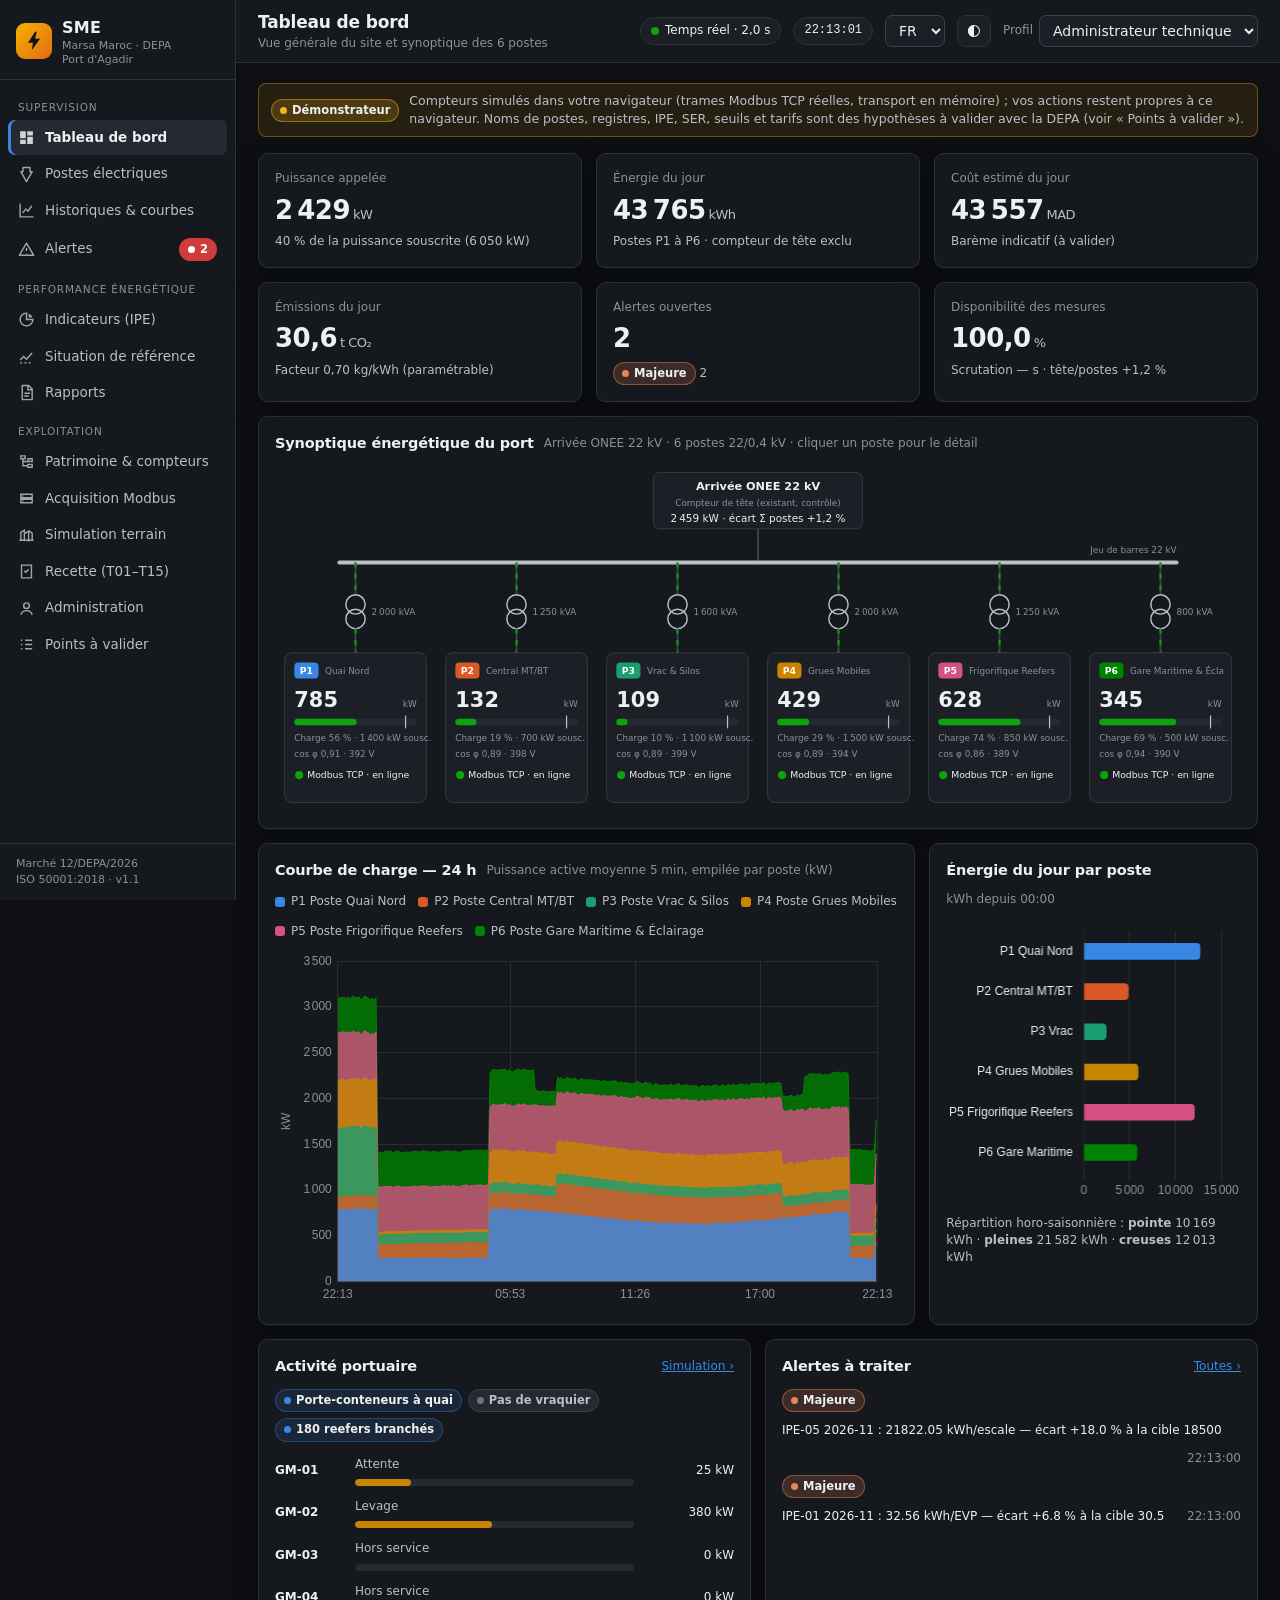
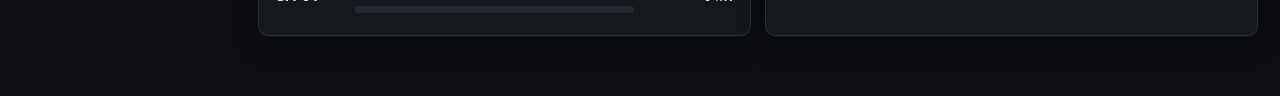
<file: docs/index.html>
<!doctype html>
<html lang="fr" data-theme="dark">
<head>
<meta charset="utf-8">
<meta name="viewport" content="width=device-width, initial-scale=1">
<title>SME — Marsa Maroc · Port d'Agadir</title>
<meta name="description" content="Système de Monitoring Énergétique (SME) ISO 50001:2018 — Marsa Maroc, Port d'Agadir, marché 12/DEPA/2026 — démonstrateur académique.">
<link rel="icon" href="data:image/svg+xml,%3Csvg xmlns='http://www.w3.org/2000/svg' viewBox='0 0 40 40'%3E%3Crect width='40' height='40' rx='9' fill='%23e88a12'/%3E%3Cpath d='M22 6 11 23h8l-2 12 12-18h-8l3-11z' fill='%2310131a'/%3E%3C/svg%3E">
<link rel="stylesheet" href="style.css">
</head>
<body>
<div class="app">
  <aside class="side" id="side">
    <div class="brand">
      <div class="logo-mark" aria-hidden="true"><svg viewBox="0 0 40 40"><path d="M22 3 9 23h9l-2 14 15-21h-9l3-13z" fill="currentColor"/></svg></div>
      <div><div class="brand-t">SME</div><div class="brand-s">Marsa Maroc · DEPA<br>Port d'Agadir</div></div>
    </div>
    <nav class="nav" id="nav" aria-label="Navigation principale"></nav>
    <div class="side-foot">Marché 12/DEPA/2026<br>ISO 50001:2018 · v1.1</div>
  </aside>
  <div>
    <header class="top">
      <button class="iconbtn menu-btn" id="menuBtn" aria-label="Menu">☰</button>
      <div>
        <h1 id="viewTitle">Tableau de bord</h1>
        <div class="crumb hide-m" id="viewSub"></div>
      </div>
      <div class="sp"></div>
      <span class="pill hide-m" id="livePill" title="État du moteur d'acquisition"><span class="dot" id="liveDot"></span><span id="liveTxt">Démarrage…</span></span>
      <span class="pill mono hide-m" id="clock" title="Heure locale (Africa/Casablanca)">--:--:--</span>
      <select id="lang" class="hide-m" aria-label="Langue"><option value="fr">FR</option><option value="en">EN</option></select>
      <button class="iconbtn" id="themeBtn" title="Thème clair / sombre" aria-label="Changer de thème"><svg viewBox="0 0 24 24" width="16" height="16" fill="currentColor"><path d="M12 3a9 9 0 1 0 0 18V3z"/><circle cx="12" cy="12" r="8.2" fill="none" stroke="currentColor" stroke-width="1.6"/></svg></button>
      <label class="role-pick" title="Profil (habilitations)"><span class="hide-m muted small">Profil</span><select id="roleSel" aria-label="Profil utilisateur"></select></label>
    </header>
    <main class="content" id="view" tabindex="-1"></main>
  </div>
</div>
<div id="overlay"></div>
<div class="toast-zone" id="toasts" aria-live="polite"></div>
<script src="vendor/chart.umd.min.js"></script>
<script src="backend.js"></script>
<script src="app.js"></script>
</body>
</html>
</file>
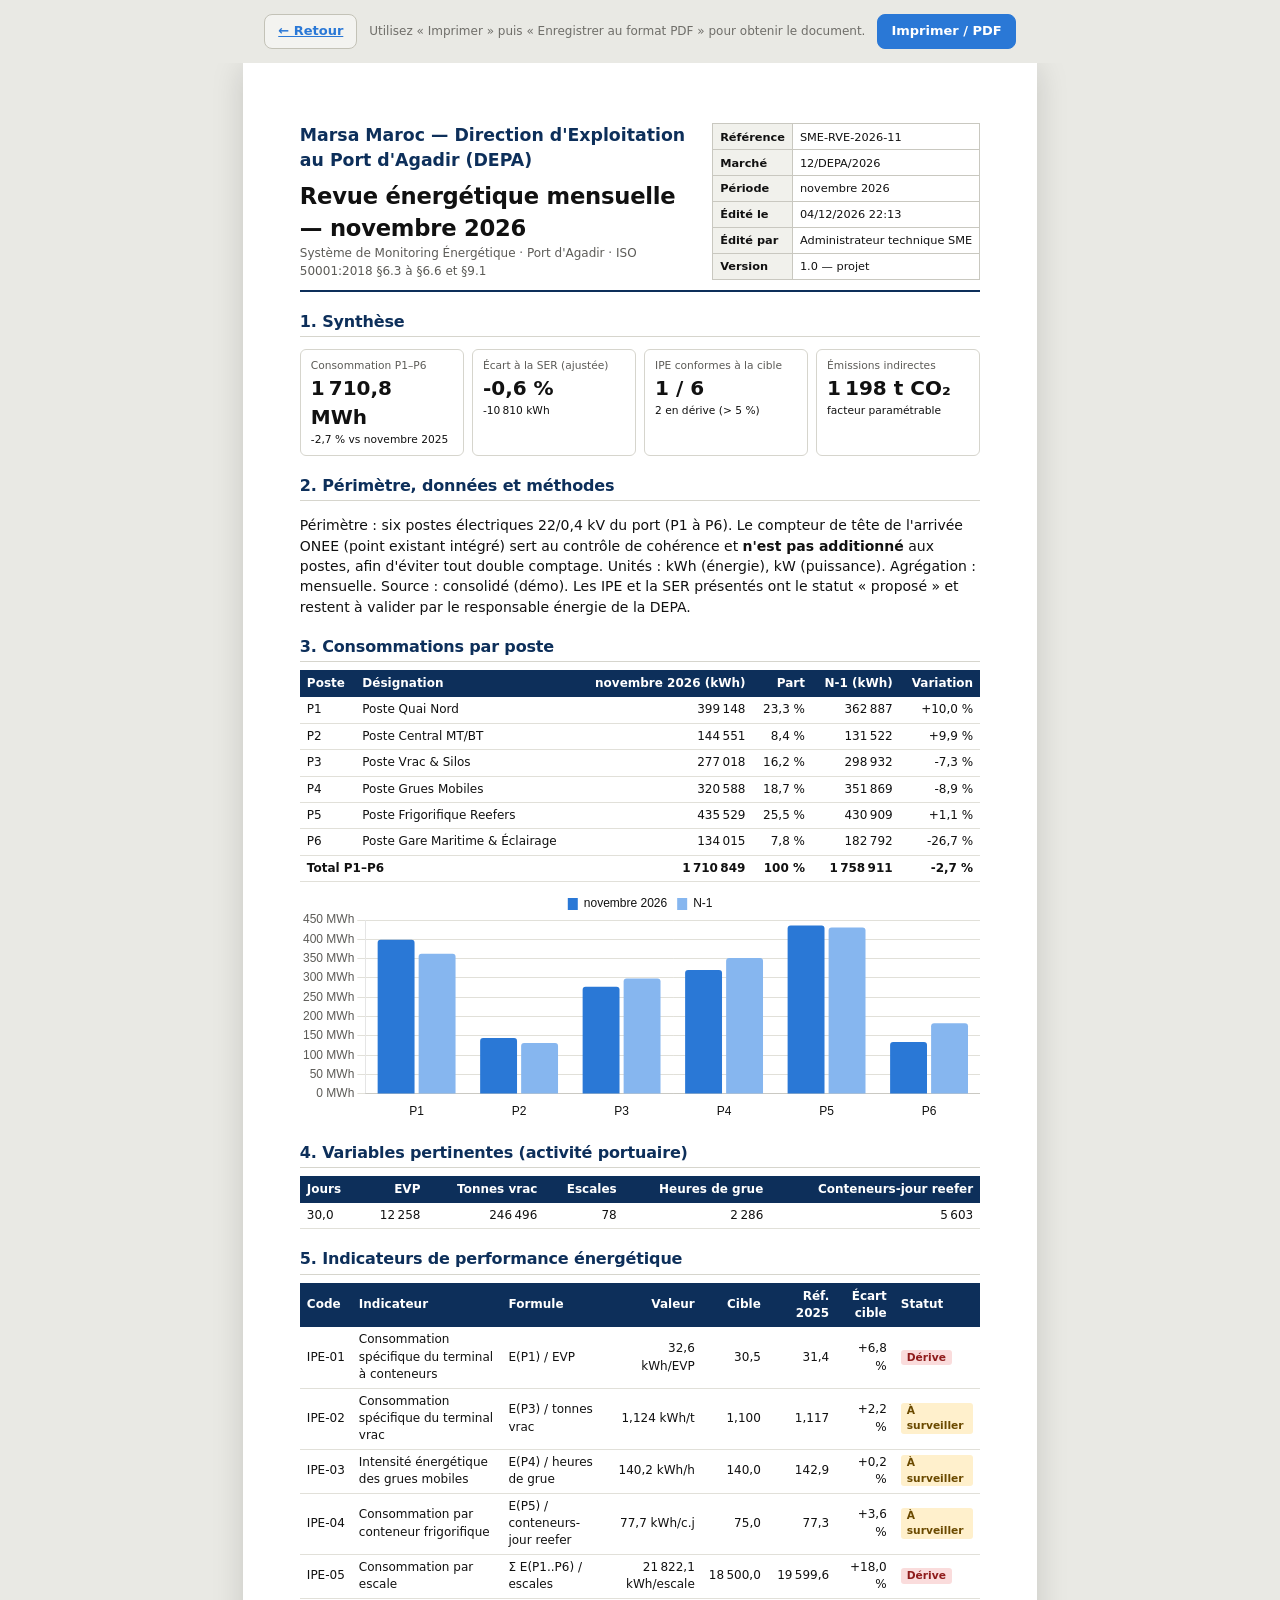
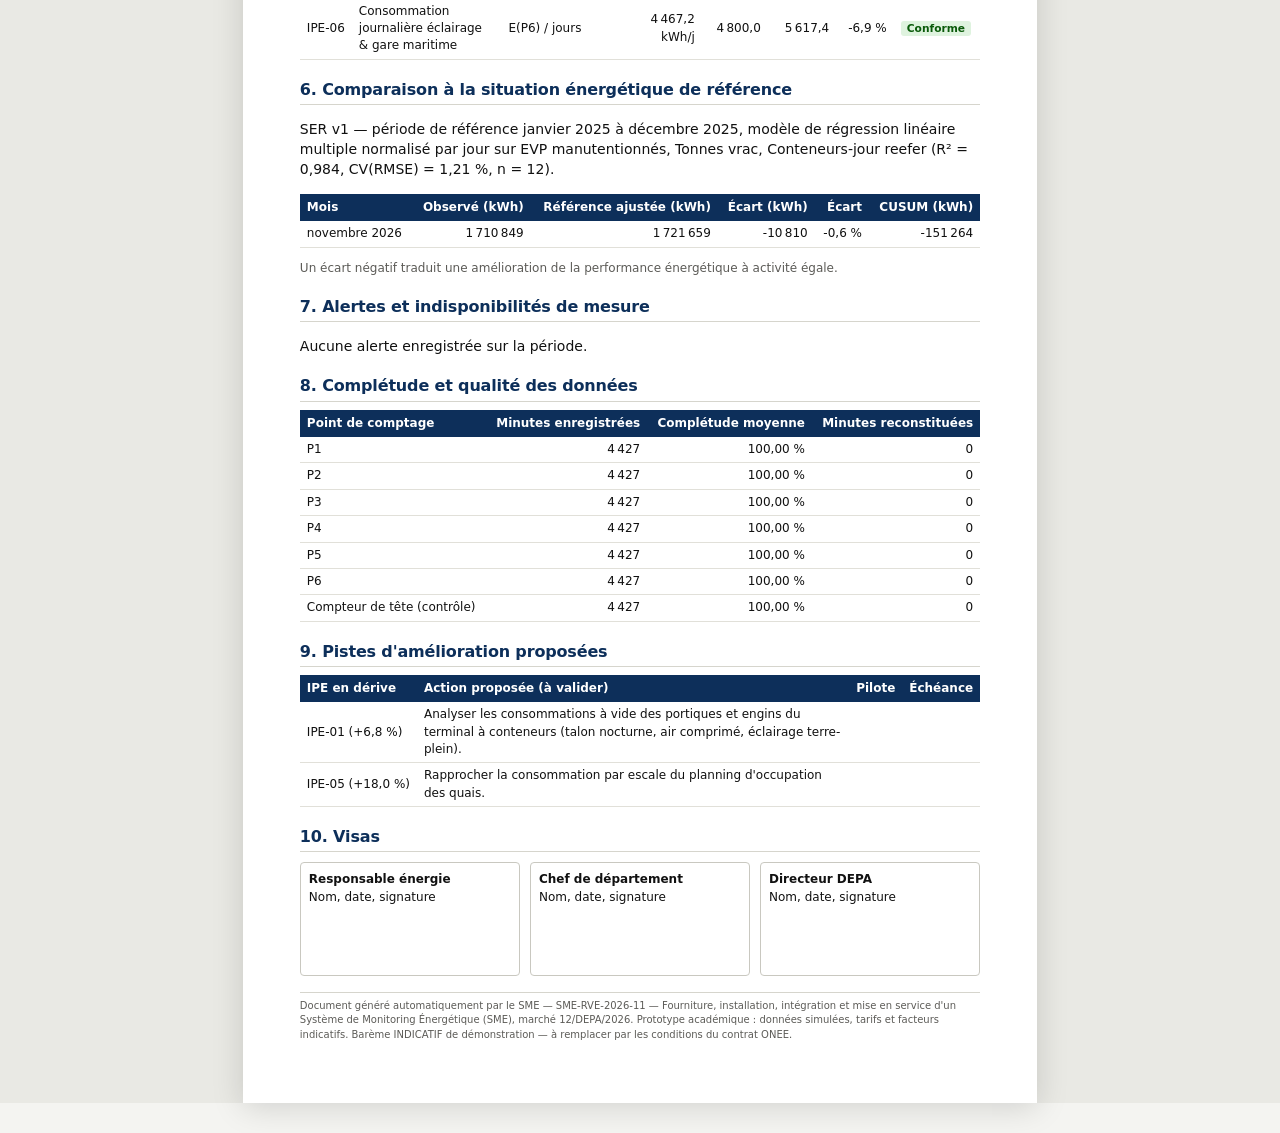
<file: docs/rapport.html>
<!doctype html>
<html lang="fr" data-theme="light">
<head>
<meta charset="utf-8">
<meta name="viewport" content="width=device-width, initial-scale=1">
<title>Revue énergétique — SME Marsa Maroc</title>
<link rel="stylesheet" href="style.css">
<link rel="stylesheet" href="rapport.css">
</head>
<body class="rep-body">
<div class="rep-tools no-print">
  <a class="btn" href="index.html#/rapports">← Retour</a>
  <span class="small muted">Utilisez « Imprimer » puis « Enregistrer au format PDF » pour obtenir le document.</span>
  <button class="btn primary" id="printBtn">Imprimer / PDF</button>
</div>
<article class="sheet" id="sheet"><div class="empty">Préparation du rapport…</div></article>
<script src="vendor/chart.umd.min.js"></script>
<script src="backend.js"></script>
<script src="rapport.js"></script>
</body>
</html>
</file>
<file: docs/style.css>
/* SME — Système de Monitoring Énergétique — feuille de style
   Thème sombre par défaut (salle de conduite), thème clair au choix. */
:root {
  color-scheme: dark;
  --page: #0d0f12;
  --surface-1: #15181d;
  --surface-2: #1c2026;
  --surface-3: #252a32;
  --line: #2c3139;
  --line-strong: #3a414b;
  --ink: #eef0f2;
  --ink-2: #b9bfc8;
  --muted: #8a919c;
  --accent: #3987e5;
  --accent-ink: #ffffff;
  --grid: #2c2c2a;
  --axis: #383835;
  --s1: #3987e5; --s2: #d95926; --s3: #199e70; --s4: #c98500; --s5: #d55181; --s6: #008300; --s7: #9085e9;
  --good: #0ca30c; --warning: #fab219; --serious: #ec835a; --critical: #d03b3b;
  --good-ink: #33c033; --stale: #6b7280;
  --shadow: 0 1px 0 rgba(255,255,255,.03), 0 8px 24px rgba(0,0,0,.35);
  --radius: 10px;
  --mono: ui-monospace, "SF Mono", "Cascadia Mono", "Roboto Mono", Consolas, monospace;
  --sans: system-ui, -apple-system, "Segoe UI", Roboto, "Helvetica Neue", Arial, sans-serif;
}
:root[data-theme="light"] {
  color-scheme: light;
  --page: #f4f4f1;
  --surface-1: #fcfcfb;
  --surface-2: #f3f3f0;
  --surface-3: #e8e8e3;
  --line: #e1e0d9;
  --line-strong: #c3c2b7;
  --ink: #0b0b0b;
  --ink-2: #52514e;
  --muted: #6f6e69;
  --accent: #2a78d6;
  --grid: #e1e0d9;
  --axis: #c3c2b7;
  --s1: #2a78d6; --s2: #eb6834; --s3: #1baf7a; --s4: #eda100; --s5: #e87ba4; --s6: #008300; --s7: #6250d6;
  --good-ink: #006300; --stale: #9a9a94;
  --shadow: 0 1px 2px rgba(0,0,0,.05), 0 6px 18px rgba(0,0,0,.05);
}

* { box-sizing: border-box; }
html, body { margin: 0; min-height: 100%; }
html { background: var(--page); }
body { background: var(--page); color: var(--ink); font: 14px/1.45 var(--sans); }
a { color: var(--accent); }
button, input, select, textarea { font: inherit; color: inherit; }
h1, h2, h3, h4 { margin: 0; font-weight: 600; letter-spacing: -.01em; }
.num, td.n, .mono { font-variant-numeric: tabular-nums; }
.mono { font-family: var(--mono); font-size: 12.5px; }
.muted { color: var(--muted); }
.ink2 { color: var(--ink-2); }
.small { font-size: 12px; }
.hidden { display: none !important; }

/* ---------- structure ---------- */
.app { display: grid; grid-template-columns: 236px 1fr; min-height: 100vh; }
.side { background: var(--surface-1); border-right: 1px solid var(--line); display: flex; flex-direction: column;
        position: sticky; top: 0; height: 100vh; overflow-y: auto; }
.brand { display: flex; gap: 10px; align-items: center; padding: 16px 16px 12px; border-bottom: 1px solid var(--line); }
.logo-mark { width: 36px; height: 36px; border-radius: 9px; display: grid; place-items: center; flex: none;
             background: linear-gradient(135deg, #f5b301, #e46b12); color: #10131a; }
.logo-mark svg { width: 22px; height: 22px; }
.brand-t { font-weight: 700; font-size: 16px; letter-spacing: .02em; }
.brand-s { font-size: 11px; color: var(--muted); line-height: 1.25; }
.nav { padding: 8px; display: flex; flex-direction: column; gap: 1px; }
.nav-sec { font-size: 10.5px; text-transform: uppercase; letter-spacing: .08em; color: var(--muted); padding: 12px 10px 4px; }
.nav a { display: flex; align-items: center; gap: 10px; padding: 8px 10px; border-radius: 7px; color: var(--ink-2);
         text-decoration: none; font-size: 13.5px; }
.nav a:hover { background: var(--surface-2); color: var(--ink); }
.nav a.on { background: var(--surface-3); color: var(--ink); font-weight: 600; box-shadow: inset 3px 0 0 var(--accent); }
.nav svg { width: 17px; height: 17px; flex: none; opacity: .85; }
.nav .badge { margin-left: auto; }
.side-foot { margin-top: auto; padding: 12px 16px; border-top: 1px solid var(--line); font-size: 11px; color: var(--muted); }

.top { display: flex; align-items: center; gap: 12px; padding: 10px 22px; border-bottom: 1px solid var(--line);
       background: var(--surface-1); position: sticky; top: 0; z-index: 20; }
.top h1 { font-size: 17px; }
.top .crumb { font-size: 12px; color: var(--muted); }
.top .sp { flex: 1; }
.pill { display: inline-flex; align-items: center; gap: 6px; padding: 4px 10px; border-radius: 999px; font-size: 12px;
        background: var(--surface-2); border: 1px solid var(--line); white-space: nowrap; }
.dot { width: 8px; height: 8px; border-radius: 50%; display: inline-block; flex: none; background: var(--muted); }
.dot.live { background: var(--good); box-shadow: 0 0 0 0 rgba(12,163,12,.6); animation: pulse 2s infinite; }
.dot.off { background: var(--critical); }
@keyframes pulse { 0% { box-shadow: 0 0 0 0 rgba(12,163,12,.55); } 70% { box-shadow: 0 0 0 7px rgba(12,163,12,0); } 100% { box-shadow: 0 0 0 0 rgba(12,163,12,0); } }
.iconbtn { border: 1px solid var(--line); background: var(--surface-2); border-radius: 8px; height: 32px; min-width: 32px;
           display: inline-grid; place-items: center; cursor: pointer; padding: 0 8px; }
.iconbtn:hover { border-color: var(--line-strong); }
.menu-btn { display: none; }

main.content { padding: 20px 22px 60px; max-width: 1560px; width: 100%; }
.demo-banner { display: flex; gap: 10px; align-items: center; padding: 8px 12px; border-radius: 8px; margin-bottom: 16px;
               background: color-mix(in srgb, var(--warning) 10%, transparent); border: 1px solid color-mix(in srgb, var(--warning) 35%, transparent);
               font-size: 12.5px; color: var(--ink-2); }

/* ---------- cartes ---------- */
.grid { display: grid; gap: 14px; }
.g-tiles { grid-template-columns: repeat(6, minmax(0, 1fr)); }
.g-2 { grid-template-columns: repeat(2, minmax(0, 1fr)); }
.g-3 { grid-template-columns: repeat(3, minmax(0, 1fr)); }
.g-21 { grid-template-columns: 2fr 1fr; }
.g-12 { grid-template-columns: 1fr 2fr; }
.card { background: var(--surface-1); border: 1px solid var(--line); border-radius: var(--radius); box-shadow: var(--shadow);
        padding: 16px; min-width: 0; }
.card.flush { padding: 0; overflow: hidden; }
.card-h { display: flex; align-items: center; gap: 10px; margin-bottom: 12px; flex-wrap: wrap; }
.card-h h2 { font-size: 14.5px; }
.card-h .sub { font-size: 12px; color: var(--muted); }
.card-h .sp { flex: 1; }
.mt { margin-top: 14px; }
.tile .lbl { font-size: 12px; color: var(--muted); display: flex; gap: 6px; align-items: center; }
.tile .val { font-size: 26px; font-weight: 650; margin-top: 4px; letter-spacing: -.02em; }
.tile .val small { font-size: 13px; font-weight: 500; color: var(--ink-2); margin-left: 3px; }
.tile .foot { font-size: 12px; color: var(--ink-2); margin-top: 4px; }

/* ---------- badges / statuts (toujours icône + libellé) ---------- */
.badge { display: inline-flex; align-items: center; gap: 5px; padding: 2px 8px; border-radius: 999px; font-size: 11.5px;
         font-weight: 600; border: 1px solid transparent; white-space: nowrap; line-height: 1.5; }
.badge::before { content: ""; width: 7px; height: 7px; border-radius: 50%; background: currentColor; }
.badge.plain::before { display: none; }
.b-good { color: var(--good-ink); background: color-mix(in srgb, var(--good) 13%, transparent); border-color: color-mix(in srgb, var(--good) 30%, transparent); }
.b-warning { color: var(--ink); background: color-mix(in srgb, var(--warning) 18%, transparent); border-color: color-mix(in srgb, var(--warning) 45%, transparent); }
.b-warning::before { background: var(--warning); }
.b-serious { color: var(--ink); background: color-mix(in srgb, var(--serious) 18%, transparent); border-color: color-mix(in srgb, var(--serious) 45%, transparent); }
.b-serious::before { background: var(--serious); }
.b-critical { color: #fff; background: var(--critical); }
.b-critical::before { background: #fff; }
.b-stale { color: var(--ink-2); background: var(--surface-3); border-color: var(--line-strong); }
.b-stale::before { background: var(--stale); }
.b-info { color: var(--ink); background: color-mix(in srgb, var(--accent) 14%, transparent); border-color: color-mix(in srgb, var(--accent) 35%, transparent); }
.b-info::before { background: var(--accent); }

/* ---------- tables ---------- */
.tbl-wrap { overflow-x: auto; }
table.t { width: 100%; border-collapse: collapse; font-size: 13px; }
.t th { text-align: left; font-weight: 600; font-size: 11.5px; color: var(--muted); text-transform: uppercase; letter-spacing: .04em;
        padding: 8px 10px; border-bottom: 1px solid var(--line); white-space: nowrap; background: var(--surface-1); position: sticky; top: 0; }
.t td { padding: 8px 10px; border-bottom: 1px solid var(--line); vertical-align: top; }
.t td.n, .t th.n { text-align: right; font-variant-numeric: tabular-nums; }
.t tr.click { cursor: pointer; }
.t tr.click:hover td { background: var(--surface-2); }
.t tr:last-child td { border-bottom: 0; }
.t td:first-child { white-space: nowrap; }
.scroll-y { max-height: 420px; overflow-y: auto; }

/* ---------- formulaires / boutons ---------- */
.btn { display: inline-flex; align-items: center; justify-content: center; gap: 6px; padding: 7px 13px; border-radius: 8px;
       border: 1px solid var(--line-strong); background: var(--surface-2); cursor: pointer; font-size: 13px; font-weight: 550; white-space: nowrap; }
.btn:hover { border-color: var(--ink-2); }
.btn.primary { background: var(--accent); border-color: var(--accent); color: var(--accent-ink); }
.btn.danger { background: var(--critical); border-color: var(--critical); color: #fff; }
.btn.ghost { background: transparent; }
.btn.sm { padding: 4px 9px; font-size: 12px; }
.btn.wide { width: 100%; }
.btn:disabled { opacity: .45; cursor: not-allowed; }
input[type=text], input[type=number], input[type=password], input[type=datetime-local], input[type=month], select, textarea, .login-card input {
  background: var(--surface-2); border: 1px solid var(--line-strong); border-radius: 7px; padding: 6px 9px; min-width: 0; }
textarea { width: 100%; min-height: 70px; resize: vertical; }
input:focus-visible, select:focus-visible, textarea:focus-visible, .btn:focus-visible, .nav a:focus-visible {
  outline: 2px solid var(--accent); outline-offset: 1px; }
label.f { display: flex; flex-direction: column; gap: 4px; font-size: 12px; color: var(--ink-2); }
.row { display: flex; gap: 10px; align-items: center; flex-wrap: wrap; }
.filters { display: flex; gap: 10px; align-items: flex-end; flex-wrap: wrap; margin-bottom: 14px; }
.seg { display: inline-flex; border: 1px solid var(--line-strong); border-radius: 8px; overflow: hidden; }
.seg button { border: 0; background: transparent; padding: 6px 11px; cursor: pointer; font-size: 12.5px; }
.seg button + button { border-left: 1px solid var(--line-strong); }
.seg button.on { background: var(--accent); color: var(--accent-ink); }
.chip { display: inline-flex; gap: 6px; align-items: center; padding: 4px 10px; border-radius: 999px; border: 1px solid var(--line-strong);
        cursor: pointer; font-size: 12.5px; user-select: none; background: var(--surface-2); }
.chip input { display: none; }
.chip .sw { width: 10px; height: 10px; border-radius: 3px; }
.chip.off { opacity: .45; }
.switch { position: relative; width: 38px; height: 22px; display: inline-block; flex: none; }
.switch input { opacity: 0; width: 0; height: 0; }
.switch span { position: absolute; inset: 0; background: var(--surface-3); border: 1px solid var(--line-strong); border-radius: 999px; transition: .2s; cursor: pointer; }
.switch span::before { content: ""; position: absolute; width: 16px; height: 16px; left: 2px; top: 2px; background: var(--ink-2); border-radius: 50%; transition: .2s; }
.switch input:checked + span { background: var(--accent); border-color: var(--accent); }
.switch input:checked + span::before { transform: translateX(16px); background: #fff; }

/* ---------- synoptique ---------- */
.syn { width: 100%; height: auto; display: block; }
.syn text { fill: var(--ink); font-family: var(--sans); }
.syn .lbl2 { fill: var(--muted); font-size: 11px; }
.syn .bus { stroke: var(--ink-2); stroke-width: 5; stroke-linecap: round; }
.syn .wire { stroke: var(--line-strong); stroke-width: 2.5; fill: none; }
.syn .flow { stroke-width: 2.5; fill: none; stroke-dasharray: 6 8; animation: flow 1.2s linear infinite; }
@keyframes flow { to { stroke-dashoffset: -28; } }
.syn .box { fill: var(--surface-2); stroke: var(--line-strong); stroke-width: 1; }
.syn .post { cursor: pointer; }
.syn .post:hover .box, .syn .post:focus .box { stroke: var(--accent); stroke-width: 1.5; }
.syn .trafo { fill: none; stroke: var(--ink-2); stroke-width: 1.8; }
.syn .barbg { fill: var(--surface-3); }
@media (prefers-reduced-motion: reduce) { .syn .flow, .dot.live { animation: none; } }

/* ---------- postes ---------- */
.pcard { cursor: pointer; transition: border-color .15s; }
.pcard:hover { border-color: var(--line-strong); }
.pcard .hd { display: flex; align-items: flex-start; gap: 10px; }
.pcard .code { font-weight: 700; font-size: 12px; padding: 2px 7px; border-radius: 6px; color: #fff; }
.pcard .big { font-size: 28px; font-weight: 650; letter-spacing: -.02em; margin: 8px 0 2px; }
.kv { display: grid; grid-template-columns: repeat(4, minmax(0,1fr)); gap: 8px 12px; margin-top: 10px; }
.kv div { font-size: 11.5px; color: var(--muted); }
.kv b { display: block; font-size: 14px; color: var(--ink); font-weight: 600; font-variant-numeric: tabular-nums; }
.kv .inv b { text-decoration: line-through; color: var(--critical); }
.loadbar { height: 7px; background: var(--surface-3); border-radius: 99px; overflow: hidden; margin-top: 6px; }
.loadbar i { display: block; height: 100%; border-radius: 99px; }
.stale-v { opacity: .55; }
.foot-meta { display: flex; gap: 8px; flex-wrap: wrap; margin-top: 10px; font-size: 11.5px; color: var(--muted); align-items: center; }

/* ---------- graphiques ---------- */
.chart-box { position: relative; height: 280px; }
.chart-box.tall { height: 360px; }
.chart-box.short { height: 200px; }
.legend { display: flex; gap: 12px; flex-wrap: wrap; font-size: 12px; color: var(--ink-2); margin-bottom: 8px; }
.legend span { display: inline-flex; align-items: center; gap: 6px; }
.legend i { width: 10px; height: 10px; border-radius: 3px; display: inline-block; }
.legend i.ln { height: 2px; width: 16px; border-radius: 2px; }
.legend i.dash { height: 0; width: 16px; border-top: 2px dashed currentColor; background: none !important; }

/* ---------- modale / tiroir ---------- */
.overlay { position: fixed; inset: 0; background: rgba(0,0,0,.55); z-index: 50; display: flex; align-items: flex-start;
           justify-content: center; padding: 40px 16px; overflow-y: auto; }
.modal { background: var(--surface-1); border: 1px solid var(--line-strong); border-radius: 12px; width: min(980px, 100%);
         box-shadow: 0 20px 60px rgba(0,0,0,.5); }
.modal.narrow { width: min(560px, 100%); }
.modal-h { display: flex; align-items: center; gap: 10px; padding: 14px 18px; border-bottom: 1px solid var(--line); }
.modal-h h3 { font-size: 16px; }
.modal-b { padding: 18px; }
.modal-f { display: flex; gap: 8px; justify-content: flex-end; padding: 12px 18px; border-top: 1px solid var(--line); }

.toast-zone { position: fixed; right: 16px; bottom: 16px; display: flex; flex-direction: column; gap: 8px; z-index: 60; }
.toast { background: var(--surface-3); border: 1px solid var(--line-strong); border-radius: 9px; padding: 10px 14px; box-shadow: var(--shadow);
         font-size: 13px; max-width: 380px; }
.toast.err { border-color: var(--critical); }
.toast.ok { border-color: var(--good); }

.timeline { list-style: none; margin: 0; padding: 0; }
.timeline li { padding: 8px 0 8px 18px; border-left: 2px solid var(--line-strong); position: relative; font-size: 13px; }
.timeline li::before { content: ""; position: absolute; left: -6px; top: 13px; width: 10px; height: 10px; border-radius: 50%; background: var(--accent); }

.progress { height: 8px; background: var(--surface-3); border-radius: 99px; overflow: hidden; }
.progress i { display: block; height: 100%; background: var(--accent); transition: width .4s; }

.crane { display: grid; grid-template-columns: 70px 1fr 90px; gap: 10px; align-items: center; padding: 6px 0; font-size: 13px; }
.formula { font-family: var(--mono); font-size: 12.5px; background: var(--surface-2); border: 1px solid var(--line); border-radius: 7px; padding: 10px 12px; overflow-x: auto; white-space: nowrap; }
.empty { padding: 28px; text-align: center; color: var(--muted); }
.steps { counter-reset: s; list-style: none; padding: 0; margin: 0; display: grid; gap: 6px; }
.steps li { counter-increment: s; display: flex; gap: 10px; align-items: baseline; font-size: 13px; }
.steps li::before { content: counter(s); width: 20px; height: 20px; border-radius: 50%; background: var(--surface-3); display: inline-grid; place-items: center; font-size: 11px; font-weight: 700; flex: none; }
.tree { list-style: none; padding-left: 16px; margin: 4px 0; border-left: 1px dashed var(--line-strong); }
.tree > li { padding: 3px 0; }
.tree-root { padding-left: 0; border: 0; }
.kbd { font-family: var(--mono); font-size: 11.5px; padding: 1px 6px; border: 1px solid var(--line-strong); border-radius: 5px; background: var(--surface-2); }

/* ---------- connexion ---------- */
.login-body { display: grid; place-items: center; min-height: 100vh; padding: 16px;
  background: radial-gradient(1200px 600px at 20% -10%, rgba(57,135,229,.18), transparent), radial-gradient(900px 500px at 110% 110%, rgba(228,107,18,.14), transparent), var(--page); }
.login-card { width: min(400px, 100%); background: var(--surface-1); border: 1px solid var(--line); border-radius: 14px; padding: 26px; box-shadow: var(--shadow); }
.login-card form { display: flex; flex-direction: column; gap: 12px; margin-top: 12px; }
.login-card label { display: flex; flex-direction: column; gap: 5px; font-size: 12.5px; color: var(--ink-2); }
.login-card input { padding: 9px 11px; }
.login-brand { display: flex; gap: 12px; align-items: center; }
.login-title { font-weight: 800; font-size: 22px; letter-spacing: .04em; }
.login-sub { font-size: 12.5px; color: var(--muted); }
.login-client { font-size: 12.5px; color: var(--ink-2); margin: 16px 0 4px; }
.login-err { background: color-mix(in srgb, var(--critical) 18%, transparent); border: 1px solid var(--critical); padding: 8px 10px; border-radius: 8px; font-size: 13px; margin-top: 10px; }
.login-foot { font-size: 11.5px; color: var(--muted); text-align: center; margin: 16px 0 0; }

/* ---------- responsive ---------- */
@media (max-width: 1280px) { .g-tiles { grid-template-columns: repeat(3, minmax(0,1fr)); } }
@media (max-width: 1100px) { .g-21, .g-12, .g-3 { grid-template-columns: 1fr; } }
@media (max-width: 860px) {
  .app { grid-template-columns: 1fr; }
  .side { position: fixed; left: 0; top: 0; bottom: 0; width: 260px; z-index: 40; transform: translateX(-100%); transition: transform .2s; }
  .side.open { transform: none; box-shadow: 0 0 40px rgba(0,0,0,.5); }
  .menu-btn { display: inline-grid; }
  .g-2 { grid-template-columns: 1fr; }
  .g-tiles { grid-template-columns: repeat(2, minmax(0,1fr)); }
  main.content { padding: 14px 16px 50px; }
  .top { padding: 10px 16px; }
  .top .hide-m { display: none; }
  .kv { grid-template-columns: repeat(2, minmax(0,1fr)); }
}

/* ---------- impression ---------- */
@media print {
  .side, .top, .no-print, .toast-zone { display: none !important; }
  .app { display: block; }
  body { background: #fff; color: #000; }
  .card { box-shadow: none; border-color: #ccc; break-inside: avoid; }
}
#syn .syn { min-width: 900px; }
.app > div { min-width: 0; }
main.content:focus { outline: none; }
@media (max-width: 860px) { #userPill { display: none; } .top h1 { font-size: 15px; } }
.role-pick { display: inline-flex; align-items: center; gap: 6px; }
.role-pick select { max-width: 240px; }
@media (max-width: 860px) { .role-pick select { max-width: 120px; } }
</file>
<file: docs/rapport.css>
/* Rapport mensuel de revue énergétique — mise en page A4 */
.rep-body { background: #e9e9e4; color: #0b0b0b; }
.rep-tools { display: flex; gap: 12px; align-items: center; justify-content: center; padding: 14px; position: sticky; top: 0; background: #e9e9e4; z-index: 2; flex-wrap: wrap; }
.sheet { width: 210mm; min-height: 297mm; margin: 0 auto 30px; background: #fff; padding: 16mm 15mm; box-shadow: 0 4px 30px rgba(0,0,0,.15);
         font-size: 10.5pt; line-height: 1.45; color: #111; }
.sheet .muted { color: #5c5b57; }
.rep-head { display: grid; grid-template-columns: 1fr auto; gap: 10px; border-bottom: 2.5px solid #0d2f5a; padding-bottom: 10px; }
.rep-head .org { font-weight: 700; font-size: 13pt; color: #0d2f5a; }
.rep-head .doc { font-size: 17pt; font-weight: 750; margin-top: 6px; letter-spacing: -.01em; }
.rep-meta { border-collapse: collapse; font-size: 8.5pt; }
.rep-meta td { border: 1px solid #c9c8c0; padding: 3px 7px; }
.rep-meta td:first-child { background: #f1f1ec; font-weight: 600; }
.sheet h2 { font-size: 12pt; color: #0d2f5a; margin: 18px 0 8px; padding-bottom: 3px; border-bottom: 1px solid #d6d5cd; break-after: avoid; }
.sheet table.r { width: 100%; border-collapse: collapse; font-size: 9pt; break-inside: avoid; }
.sheet table.r th { background: #0d2f5a; color: #fff; text-align: left; padding: 5px 7px; font-weight: 600; }
.sheet table.r td { padding: 4px 7px; border-bottom: 1px solid #e1e0d9; }
.sheet table.r td.n, .sheet table.r th.n { text-align: right; font-variant-numeric: tabular-nums; }
.sheet table.r tr.tot td { font-weight: 700; border-top: 1.5px solid #0d2f5a; }
.kpis { display: grid; grid-template-columns: repeat(4, 1fr); gap: 8px; margin-top: 12px; }
.kpi { border: 1px solid #d6d5cd; border-radius: 6px; padding: 8px 10px; }
.kpi .l { font-size: 8pt; color: #5c5b57; }
.kpi .v { font-size: 15pt; font-weight: 700; font-variant-numeric: tabular-nums; }
.kpi .f { font-size: 8pt; }
.rep-chart { position: relative; height: 62mm; margin-top: 6px; }
.sign { display: grid; grid-template-columns: repeat(3, 1fr); gap: 10px; margin-top: 10px; break-inside: avoid; }
.sign div { border: 1px solid #c9c8c0; border-radius: 4px; padding: 8px; height: 30mm; font-size: 9pt; }
.sign b { display: block; }
.rep-foot { margin-top: 16px; font-size: 7.5pt; color: #5c5b57; border-top: 1px solid #d6d5cd; padding-top: 6px; }
.tag { display: inline-block; padding: 0 6px; border-radius: 3px; font-size: 8pt; font-weight: 700; }
.tag.ok { background: #dff3df; color: #0a5a0a; } .tag.warn { background: #fff0cc; color: #6b4a00; } .tag.bad { background: #fadcdc; color: #8f1c1c; } .tag.n { background: #ecebe6; color: #444; }
@media screen and (max-width: 860px) { .sheet { width: 100%; padding: 16px; min-height: 0; } .kpis { grid-template-columns: repeat(2,1fr); } }
@media print {
  @page { size: A4; margin: 12mm; }
  .rep-body { background: #fff; }
  .sheet { width: auto; min-height: 0; margin: 0; padding: 0; box-shadow: none; }
}

.sheet table.r td:first-child { white-space: nowrap; }
</file>
